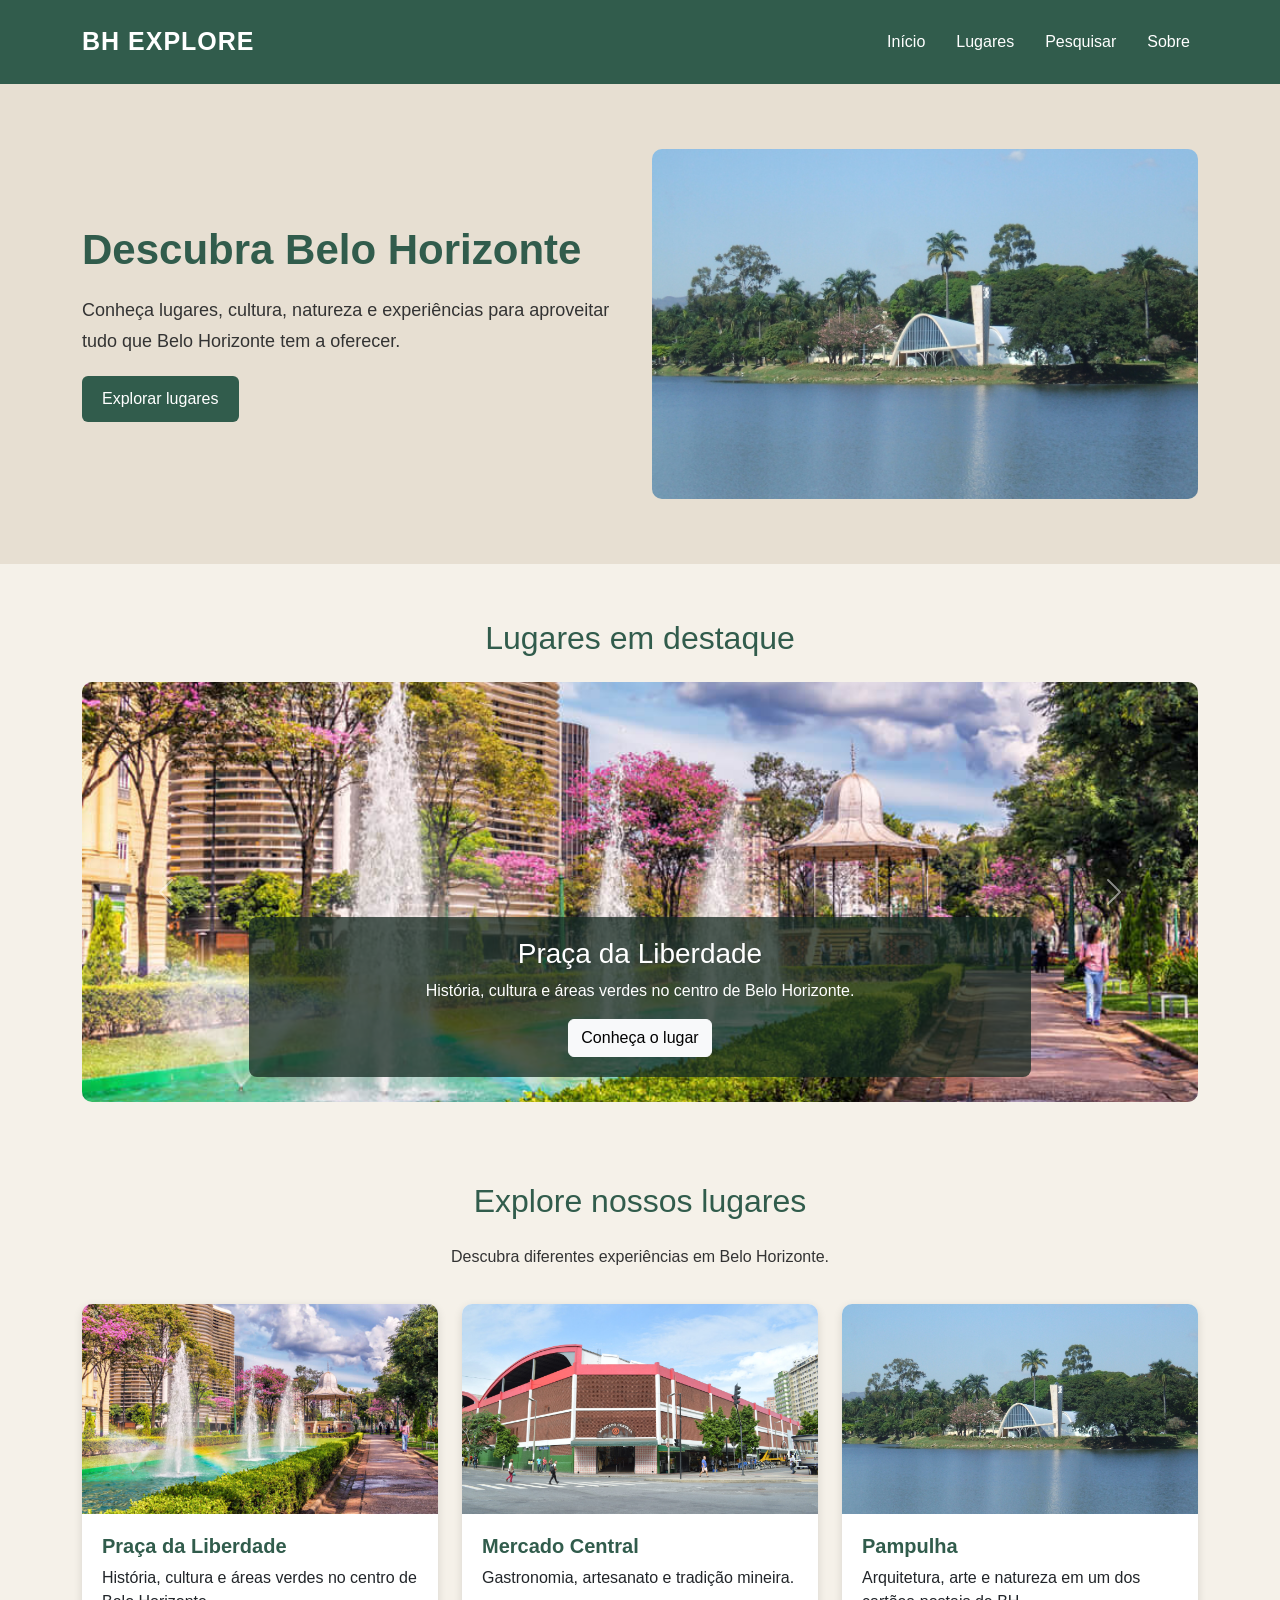
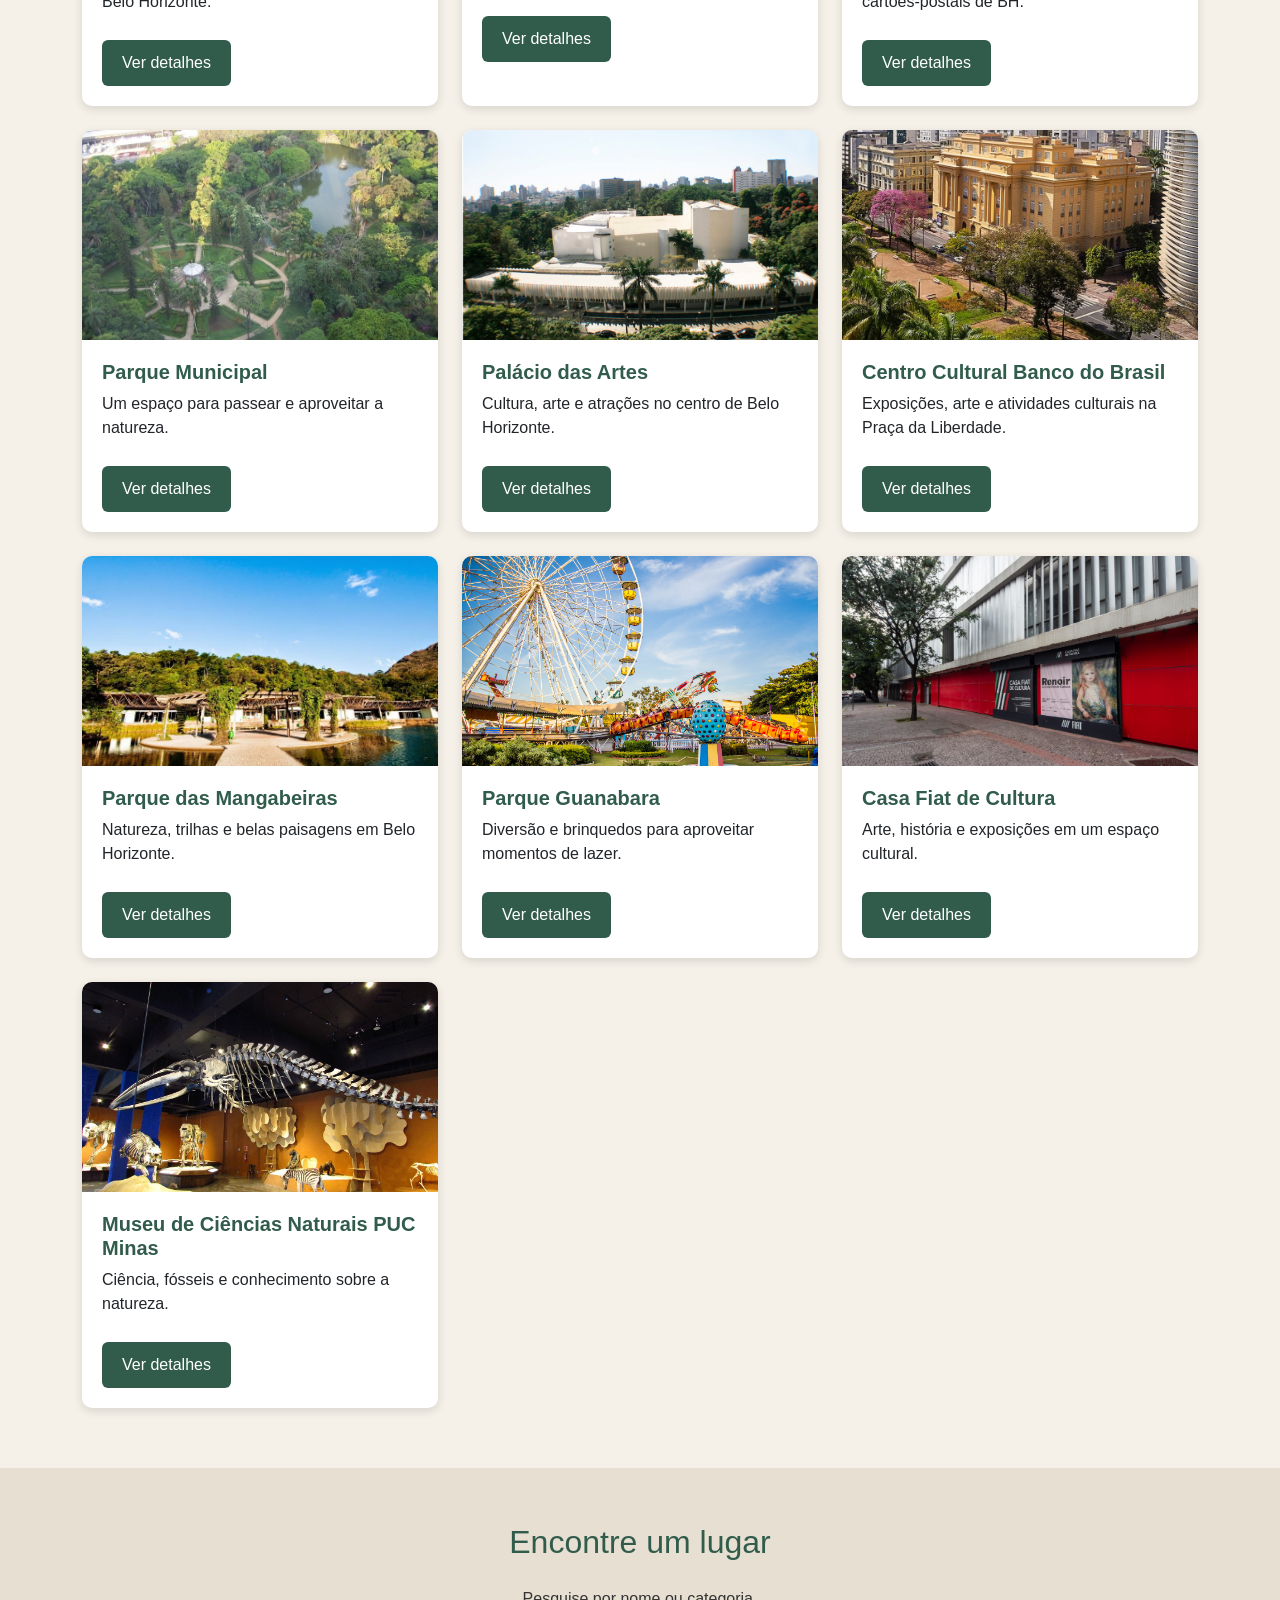
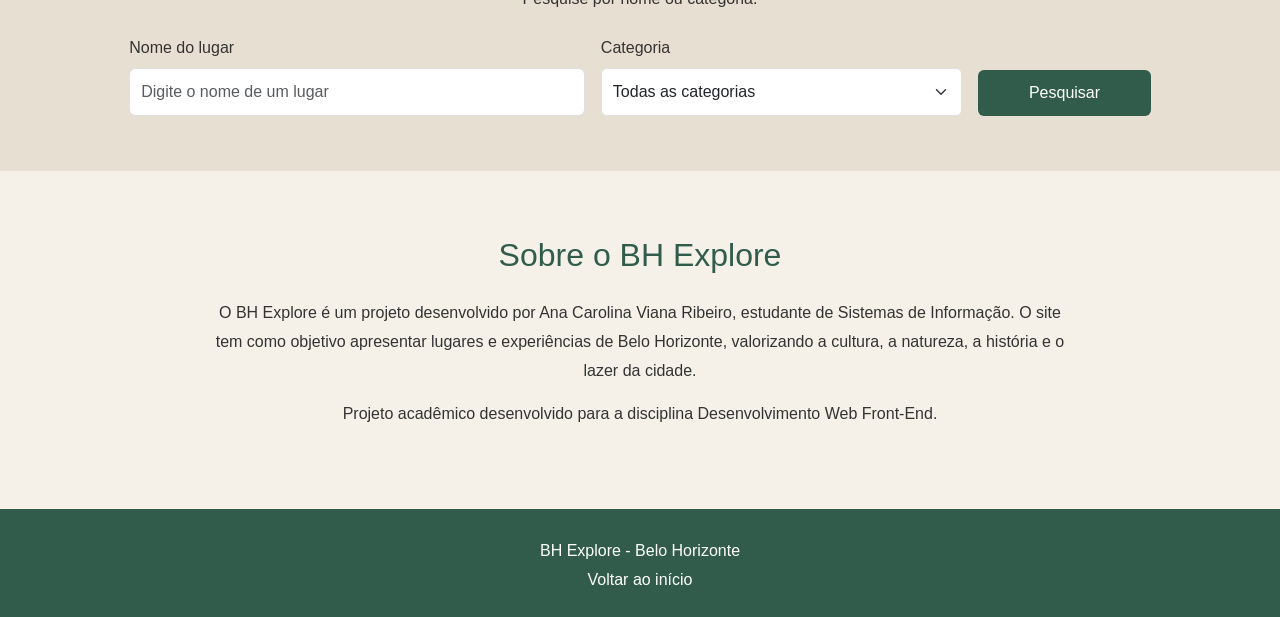
<file: public/index.html>
<!DOCTYPE html>
<html lang="pt-BR">

<head>
    <meta charset="UTF-8">
    <meta name="viewport" content="width=device-width, initial-scale=1.0">

    <title>BH Explore</title>

    <link href="https://cdn.jsdelivr.net/npm/bootstrap@5.3.3/dist/css/bootstrap.min.css" rel="stylesheet">

    <link rel="stylesheet" href="style.css">

    <script src="https://cdn.jsdelivr.net/npm/bootstrap@5.3.3/dist/js/bootstrap.bundle.min.js" defer></script>
    <script src="app.js" defer></script>
</head>

<body>

    <header class="cabecalho">
        <nav class="navbar navbar-expand-lg">
            <div class="container">
                <a class="navbar-brand" href="index.html">BH EXPLORE</a>

                <button class="navbar-toggler" type="button" data-bs-toggle="collapse"
                    data-bs-target="#menuPrincipal">
                    <span class="navbar-toggler-icon"></span>
                </button>

                <div class="collapse navbar-collapse" id="menuPrincipal">
                    <div class="navbar-nav ms-auto">
                        <a class="nav-link" href="#inicio">Início</a>
                        <a class="nav-link" href="#lugares">Lugares</a>
                        <a class="nav-link" href="#pesquisa">Pesquisar</a>
                        <a class="nav-link" href="#sobre">Sobre</a>
                    </div>
                </div>
            </div>
        </nav>
    </header>

    <main>

        <section class="inicio" id="inicio">
            <div class="container">
                <div class="row align-items-center g-4">
                    <div class="col-md-6 inicio-texto">
                        <h1>Descubra Belo Horizonte</h1>

                        <p>
                            Conheça lugares, cultura, natureza e experiências
                            para aproveitar tudo que Belo Horizonte tem a oferecer.
                        </p>

                        <a href="#lugares" class="btn btn-verde">
                            Explorar lugares
                        </a>
                    </div>

                    <div class="col-md-6">
                        <img src="imagens/pampulha.jpg"
                            alt="Lagoa da Pampulha em Belo Horizonte"
                            class="img-fluid inicio-imagem">
                    </div>
                </div>
            </div>
        </section>

        <section class="destaques container" id="destaques">
            <h2>Lugares em destaque</h2>

            <div id="carrosselDestaques" class="carousel slide" data-bs-ride="carousel">

                <div class="carousel-inner" id="itens-destaque">
                </div>

                <button class="carousel-control-prev" type="button"
                    data-bs-target="#carrosselDestaques" data-bs-slide="prev">
                    <span class="carousel-control-prev-icon"></span>
                    <span class="visually-hidden">Anterior</span>
                </button>

                <button class="carousel-control-next" type="button"
                    data-bs-target="#carrosselDestaques" data-bs-slide="next">
                    <span class="carousel-control-next-icon"></span>
                    <span class="visually-hidden">Próximo</span>
                </button>

            </div>
        </section>

        <section class="lugares container" id="lugares">
            <h2>Explore nossos lugares</h2>

            <p class="subtitulo">
                Descubra diferentes experiências em Belo Horizonte.
            </p>

            <div class="row row-cols-1 row-cols-md-2 row-cols-lg-3 g-4"
                id="lista-lugares">
            </div>
        </section>

        <section class="pesquisa" id="pesquisa">
            <div class="container">
                <h2>Encontre um lugar</h2>

                <p>Pesquise por nome ou categoria.</p>

                <form id="form-pesquisa" class="row g-3 justify-content-center">

                    <div class="col-md-5">
                        <label for="lugar" class="form-label">Nome do lugar</label>
                        <input type="text" id="lugar" class="form-control"
                            placeholder="Digite o nome de um lugar">
                    </div>

                    <div class="col-md-4">
                        <label for="tipo" class="form-label">Categoria</label>

                        <select id="tipo" class="form-select">
                            <option value="">Todas as categorias</option>
                            <option value="Cultura e lazer">Cultura e lazer</option>
                            <option value="Gastronomia">Gastronomia</option>
                            <option value="Arquitetura e natureza">Arquitetura e natureza</option>
                            <option value="Natureza e lazer">Natureza e lazer</option>
                            <option value="Cultura">Cultura</option>
                            <option value="Lazer e diversão">Lazer e diversão</option>
                            <option value="Ciência e educação">Ciência e educação</option>
                        </select>
                    </div>

                    <div class="col-md-2 d-flex align-items-end">
                        <button type="submit" class="btn btn-verde w-100">
                            Pesquisar
                        </button>
                    </div>

                </form>
            </div>
        </section>

        <section class="sobre" id="sobre">
            <div class="container">
                <h2>Sobre o BH Explore</h2>

                <p>
                    O BH Explore é um projeto desenvolvido por Ana Carolina
                    Viana Ribeiro, estudante de Sistemas de Informação.
                    O site tem como objetivo apresentar lugares e experiências
                    de Belo Horizonte, valorizando a cultura, a natureza,
                    a história e o lazer da cidade.
                </p>

                <p>
                    Projeto acadêmico desenvolvido para a disciplina
                    Desenvolvimento Web Front-End.
                </p>
            </div>
        </section>

    </main>

    <footer class="rodape">
        <p>BH Explore - Belo Horizonte</p>
        <a href="#inicio">Voltar ao início</a>
    </footer>

</body>

</html>
</file>
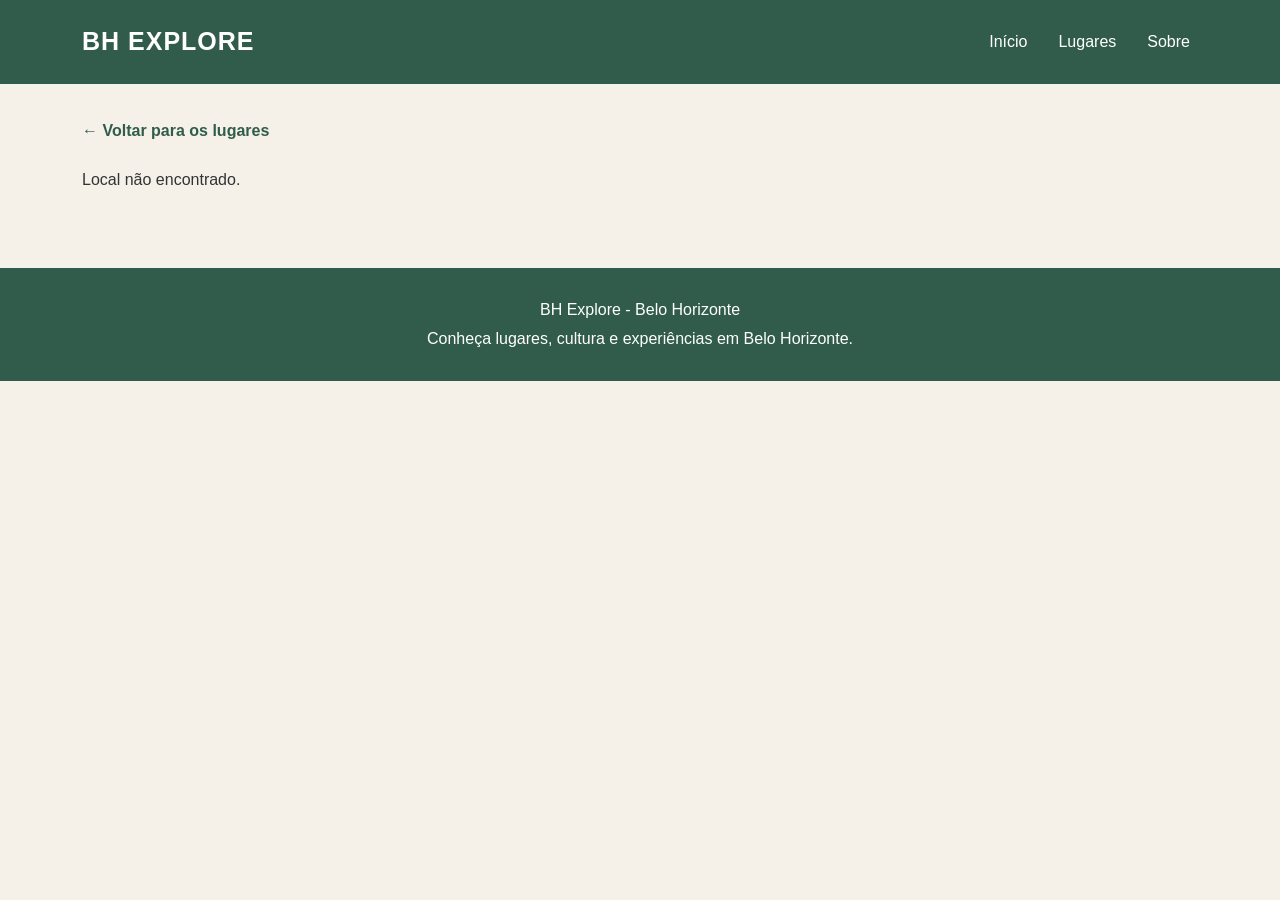
<file: public/detalhes.html>
<!DOCTYPE html>
<html lang="pt-BR">

<head>
    <meta charset="UTF-8">
    <meta name="viewport" content="width=device-width, initial-scale=1.0">

    <title>Detalhes do lugar - BH Explore</title>

    <link href="https://cdn.jsdelivr.net/npm/bootstrap@5.3.3/dist/css/bootstrap.min.css" rel="stylesheet">

    <link rel="stylesheet" href="style.css">

    <script src="https://cdn.jsdelivr.net/npm/bootstrap@5.3.3/dist/js/bootstrap.bundle.min.js" defer></script>
    <script src="app.js" defer></script>
</head>

<body>

    <header class="cabecalho">
        <nav class="navbar navbar-expand-lg">
            <div class="container">
                <a class="navbar-brand" href="index.html">BH EXPLORE</a>

                <button class="navbar-toggler" type="button"
                    data-bs-toggle="collapse" data-bs-target="#menuPrincipal">
                    <span class="navbar-toggler-icon"></span>
                </button>

                <div class="collapse navbar-collapse" id="menuPrincipal">
                    <div class="navbar-nav ms-auto">
                        <a class="nav-link" href="index.html#inicio">Início</a>
                        <a class="nav-link" href="index.html#lugares">Lugares</a>
                        <a class="nav-link" href="index.html#sobre">Sobre</a>
                    </div>
                </div>
            </div>
        </nav>
    </header>

    <main class="pagina-detalhes container">

        <a class="voltar" href="index.html#lugares">
            ← Voltar para os lugares
        </a>

        <div id="detalhe-lugar">
        </div>

    </main>

    <footer class="rodape">
        <p>BH Explore - Belo Horizonte</p>
        <p>Conheça lugares, cultura e experiências em Belo Horizonte.</p>
    </footer>

</body>

</html>
</file>
<file: public/style.css>
body {
    margin: 0;
    padding: 0;
    font-family: Arial, sans-serif;
    color: #333333;
    background-color: #f5f1e9;
}

.cabecalho {
    background-color: #315c4c;
}

.cabecalho .navbar {
    padding: 18px 0;
}

.cabecalho .navbar-brand {
    color: white;
    font-size: 25px;
    font-weight: bold;
    letter-spacing: 1px;
}

.cabecalho .nav-link {
    color: white;
    margin-left: 15px;
}

.cabecalho .nav-link:hover {
    color: #e7dfd2;
}

.navbar-toggler {
    border-color: white;
}

.navbar-toggler-icon {
    filter: invert(1);
}

.inicio {
    padding: 65px 0;
    background-color: #e7dfd2;
}

.inicio-texto h1 {
    color: #315c4c;
    font-size: 42px;
    font-weight: bold;
}

.inicio-texto p {
    font-size: 18px;
    line-height: 1.7;
    margin: 20px 0;
}

.inicio-imagem {
    width: 100%;
    height: 350px;
    object-fit: cover;
    border-radius: 10px;
}

.btn-verde {
    background-color: #315c4c;
    color: white;
    border: none;
    padding: 11px 20px;
}

.btn-verde:hover {
    background-color: #244738;
    color: white;
}

.destaques {
    padding-top: 55px;
    padding-bottom: 35px;
}

.destaques h2,
.lugares h2,
.pesquisa h2,
.sobre h2 {
    color: #315c4c;
    text-align: center;
    margin-bottom: 25px;
}

.carousel-item {
    position: relative;
}

.imagem-carrossel {
    width: 100%;
    height: 420px;
    object-fit: cover;
    border-radius: 10px;
}

.carousel-caption {
    background-color: rgba(20, 40, 32, 0.75);
    border-radius: 8px;
    padding: 20px;
    bottom: 25px;
}

.carousel-caption h3,
.carousel-caption p {
    color: white;
}

.lugares {
    padding-top: 45px;
    padding-bottom: 60px;
}

.subtitulo {
    text-align: center;
    margin-bottom: 35px;
}

.lugares .card {
    border: none;
    border-radius: 10px;
    overflow: hidden;
    box-shadow: 0 3px 10px rgba(0, 0, 0, 0.12);
    transition: transform 0.2s;
}

.lugares .card:hover {
    transform: translateY(-4px);
}

.lugares .card-img-top {
    width: 100%;
    height: 210px;
    object-fit: cover;
}

.lugares .card-body {
    padding: 20px;
}

.lugares .card-title {
    color: #315c4c;
    font-weight: bold;
}

.lugares .card-text {
    line-height: 1.5;
}

.lugares .btn {
    margin-top: 10px;
}

.pesquisa {
    background-color: #e7dfd2;
    padding: 55px 0;
}

.pesquisa p {
    text-align: center;
    margin-bottom: 25px;
}

.pesquisa .form-control,
.pesquisa .form-select {
    padding: 11px;
}

.sobre {
    padding: 65px 0;
    background-color: #f5f1e9;
}

.sobre p {
    max-width: 850px;
    margin: 15px auto;
    line-height: 1.8;
    text-align: center;
}

.pagina-detalhes {
    padding-top: 35px;
    padding-bottom: 60px;
}

.voltar {
    display: inline-block;
    margin-bottom: 25px;
    color: #315c4c;
    text-decoration: none;
    font-weight: bold;
}

.voltar:hover {
    text-decoration: underline;
}

.detalhe-card {
    background-color: white;
    padding: 30px;
    border-radius: 10px;
    box-shadow: 0 3px 10px rgba(0, 0, 0, 0.12);
}

.imagem-principal-detalhe {
    display: block;
    width: 100%;
    max-height: 430px;
    object-fit: cover;
    border-radius: 10px;
    margin-bottom: 30px;
}

.detalhe-card h1 {
    color: #315c4c;
    margin-bottom: 20px;
}

.detalhe-card h2 {
    color: #315c4c;
    margin-top: 30px;
}

.detalhe-card p {
    line-height: 1.8;
}

.informacoes-lugar {
    background-color: #f5f1e9;
    padding: 20px;
    border-radius: 8px;
    margin-top: 25px;
}

.informacoes-lugar p {
    margin-bottom: 12px;
}

.galeria {
    padding-top: 45px;
}

.galeria h2 {
    color: #315c4c;
    margin-bottom: 25px;
}

.galeria .card {
    border: none;
    overflow: hidden;
    border-radius: 10px;
}

.imagem-galeria {
    height: 230px;
    object-fit: cover;
}

.rodape {
    background-color: #315c4c;
    color: white;
    text-align: center;
    padding: 25px;
}

.rodape p {
    margin: 5px;
}

.rodape a {
    color: white;
    text-decoration: none;
}

@media (max-width: 768px) {

    .inicio {
        padding: 35px 0;
    }

    .inicio-texto h1 {
        font-size: 30px;
    }

    .inicio-imagem {
        height: 250px;
    }

    .imagem-carrossel {
        height: 300px;
    }

    .carousel-caption {
        bottom: 10px;
        padding: 10px;
    }

    .carousel-caption h3 {
        font-size: 19px;
    }

    .carousel-caption p {
        font-size: 13px;
    }

    .destaques,
    .lugares {
        padding-top: 35px;
        padding-bottom: 35px;
    }

    .detalhe-card {
        padding: 18px;
    }

    .detalhe-card h1 {
        font-size: 27px;
    }

    .imagem-principal-detalhe {
        height: 250px;
    }

    .imagem-galeria {
        height: 200px;
    }

    .sobre {
        padding: 40px 0;
    }
}
</file>
